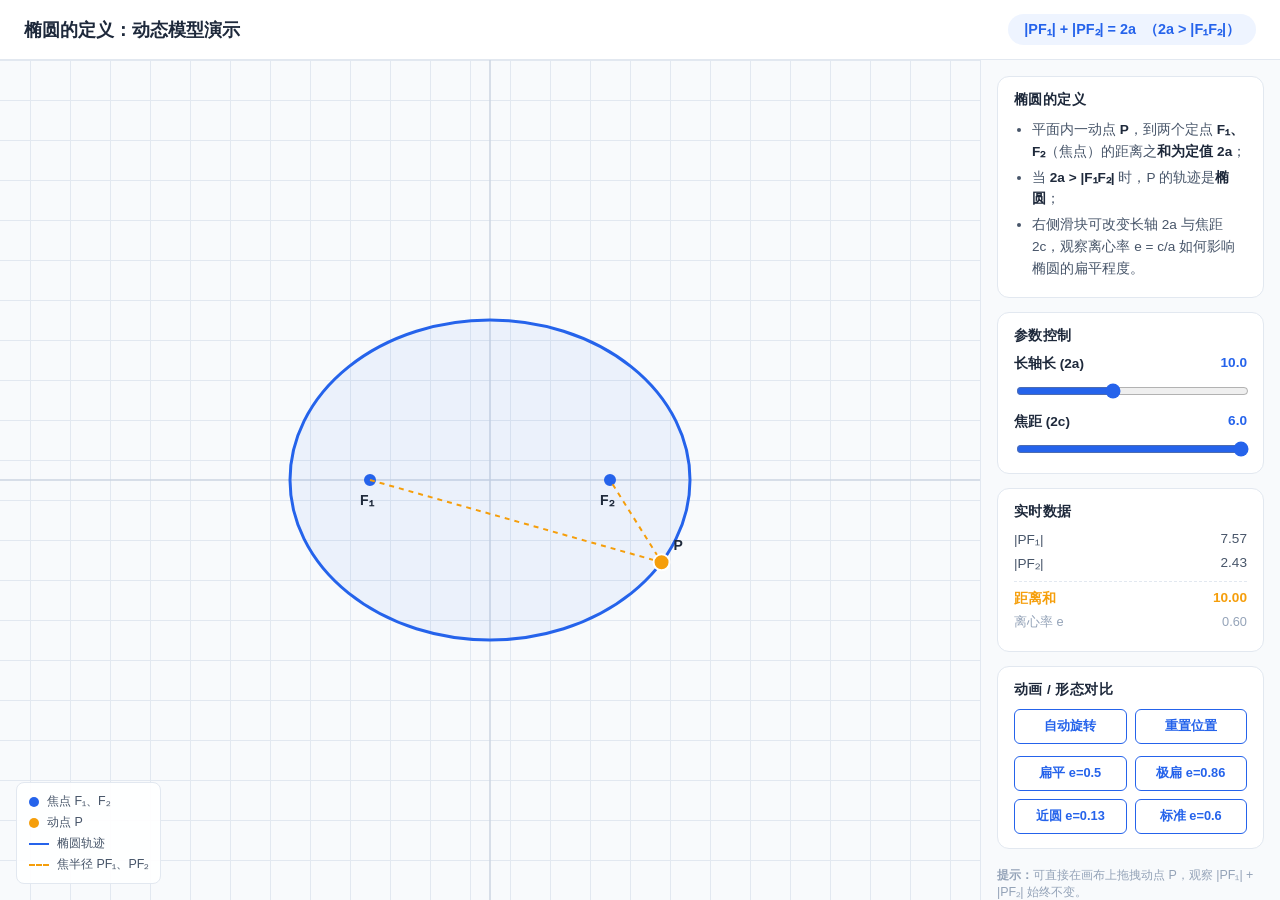
<file: embeds/ellipse-definition.html>
<!doctype html>
<html lang="zh-CN">
<head>
    <meta charset="UTF-8">
    <meta name="viewport" content="width=device-width, initial-scale=1.0">
    <title>椭圆的定义 · 动态模型演示</title>
    <style>
        :root {
            --primary: #2563eb;
            --primary-tint: #eef4ff;
            --accent: #f59e0b;
            --text: #475569;
            --heading: #1e293b;
            --border: #e2e8f0;
            --bg: #f8fafc;
            --placeholder: #94a3b8;
            --card-bg: #ffffff;
        }

        * { box-sizing: border-box; }

        body {
            margin: 0;
            padding: 0;
            font-family: -apple-system, "PingFang SC", "Microsoft YaHei", sans-serif;
            background-color: var(--bg);
            color: var(--text);
            display: flex;
            flex-direction: column;
            height: 100vh;
            min-height: 640px;
            overflow: hidden;
        }

        header {
            padding: 14px 24px;
            background: var(--card-bg);
            border-bottom: 1px solid var(--border);
            display: flex;
            justify-content: space-between;
            align-items: center;
            gap: 16px;
            flex-wrap: wrap;
        }

        h1 {
            margin: 0;
            font-size: 1.15rem;
            color: var(--heading);
            font-weight: 700;
        }

        .formula-pill {
            background: var(--primary-tint);
            color: var(--primary);
            border-radius: 999px;
            padding: 6px 16px;
            font-size: 0.9rem;
            font-weight: 600;
            white-space: nowrap;
        }

        .main-container {
            display: flex;
            flex: 1;
            overflow: hidden;
        }

        #canvas-container {
            flex: 1;
            position: relative;
            background-image:
                linear-gradient(var(--border) 1px, transparent 1px),
                linear-gradient(90deg, var(--border) 1px, transparent 1px);
            background-size: 40px 40px;
            background-position: center;
            cursor: crosshair;
        }

        canvas {
            display: block;
            width: 100%;
            height: 100%;
        }

        .control-panel {
            width: 300px;
            background: var(--bg);
            border-left: 1px solid var(--border);
            padding: 16px;
            display: flex;
            flex-direction: column;
            gap: 14px;
            overflow-y: auto;
        }

        .panel-card {
            background: var(--card-bg);
            border: 1px solid var(--border);
            border-radius: 12px;
            padding: 14px 16px;
        }

        .panel-card h2 {
            margin: 0 0 10px;
            font-size: 0.85rem;
            font-weight: 700;
            color: var(--heading);
            text-transform: uppercase;
            letter-spacing: 0.03em;
        }

        .control-group { display: flex; flex-direction: column; gap: 8px; }
        .control-group + .control-group { margin-top: 12px; }

        .control-group label {
            font-weight: 600;
            font-size: 0.85rem;
            color: var(--heading);
            display: flex;
            justify-content: space-between;
        }

        .control-group label span { color: var(--primary); font-variant-numeric: tabular-nums; }

        input[type="range"] {
            width: 100%;
            cursor: pointer;
            accent-color: var(--primary);
        }

        .data-item {
            display: flex;
            justify-content: space-between;
            font-size: 0.85rem;
            margin-bottom: 6px;
            font-variant-numeric: tabular-nums;
        }

        .data-item.total {
            border-top: 1px dashed var(--border);
            margin-top: 8px;
            padding-top: 8px;
            font-weight: 700;
            color: var(--accent);
        }

        .data-item.sub { color: var(--placeholder); font-size: 0.8rem; }

        .btn-group {
            display: grid;
            grid-template-columns: 1fr 1fr;
            gap: 8px;
        }

        button {
            padding: 8px 10px;
            border: 1px solid var(--primary);
            background: var(--card-bg);
            color: var(--primary);
            border-radius: 6px;
            cursor: pointer;
            font-size: 0.8rem;
            font-weight: 600;
            transition: all 0.15s;
        }

        button:hover { background: var(--primary); color: white; }
        button.active { background: var(--primary); color: white; }

        .def-list {
            margin: 0;
            padding-left: 18px;
            font-size: 0.85rem;
            line-height: 1.6;
        }
        .def-list li { margin-bottom: 4px; }
        .def-list strong { color: var(--heading); }

        .legend {
            position: absolute;
            bottom: 16px;
            left: 16px;
            background: rgba(255,255,255,0.92);
            padding: 10px 12px;
            border-radius: 8px;
            border: 1px solid var(--border);
            font-size: 0.78rem;
            color: var(--text);
            pointer-events: none;
        }

        .legend-item {
            display: flex;
            align-items: center;
            gap: 8px;
            margin-bottom: 4px;
        }
        .legend-item:last-child { margin-bottom: 0; }

        .dot { width: 10px; height: 10px; border-radius: 50%; flex: none; }
        .line { width: 20px; height: 2px; flex: none; }

        .hint {
            font-size: 0.78rem;
            color: var(--placeholder);
            margin-top: auto;
            padding-top: 4px;
        }
    </style>
</head>
<body>

<header>
    <h1>椭圆的定义：动态模型演示</h1>
    <div class="formula-pill">|PF₁| + |PF₂| = 2a &nbsp;（2a &gt; |F₁F₂|）</div>
</header>

<div class="main-container">
    <div id="canvas-container">
        <canvas id="mainCanvas"></canvas>
        <div class="legend">
            <div class="legend-item"><div class="dot" style="background: var(--primary);"></div> 焦点 F₁、F₂</div>
            <div class="legend-item"><div class="dot" style="background: var(--accent);"></div> 动点 P</div>
            <div class="legend-item"><div class="line" style="background: var(--primary);"></div> 椭圆轨迹</div>
            <div class="legend-item"><div class="line" style="border-top: 2px dashed var(--accent);"></div> 焦半径 PF₁、PF₂</div>
        </div>
    </div>

    <div class="control-panel">
        <div class="panel-card">
            <h2>椭圆的定义</h2>
            <ul class="def-list">
                <li>平面内一动点 <strong>P</strong>，到两个定点 <strong>F₁、F₂</strong>（焦点）的距离之<strong>和为定值 2a</strong>；</li>
                <li>当 <strong>2a &gt; |F₁F₂|</strong> 时，P 的轨迹是<strong>椭圆</strong>；</li>
                <li>右侧滑块可改变长轴 2a 与焦距 2c，观察离心率 e = c/a 如何影响椭圆的扁平程度。</li>
            </ul>
        </div>

        <div class="panel-card">
            <h2>参数控制</h2>
            <div class="control-group">
                <label>长轴长 (2a) <span id="val-2a">10.0</span></label>
                <input type="range" id="slider-2a" min="6.5" max="15" step="0.1" value="10">
            </div>
            <div class="control-group">
                <label>焦距 (2c) <span id="val-2c">6.0</span></label>
                <input type="range" id="slider-2c" min="2" max="6" step="0.1" value="6">
            </div>
        </div>

        <div class="panel-card">
            <h2>实时数据</h2>
            <div class="data-item"><span>|PF₁|</span><span id="dist1">0.00</span></div>
            <div class="data-item"><span>|PF₂|</span><span id="dist2">0.00</span></div>
            <div class="data-item total"><span>距离和</span><span id="distSum">0.00</span></div>
            <div class="data-item sub"><span>离心率 e</span><span id="val-e">0.60</span></div>
        </div>

        <div class="panel-card">
            <h2>动画 / 形态对比</h2>
            <div class="control-group">
                <div class="btn-group">
                    <button id="btn-play">自动旋转</button>
                    <button id="btn-reset">重置位置</button>
                </div>
            </div>
            <div class="control-group">
                <div class="btn-group">
                    <button id="preset-flat">扁平 e=0.5</button>
                    <button id="preset-very-flat">极扁 e=0.86</button>
                    <button id="preset-round">近圆 e=0.13</button>
                    <button id="preset-std">标准 e=0.6</button>
                </div>
            </div>
        </div>

        <div class="hint"><strong>提示：</strong>可直接在画布上拖拽动点 P，观察 |PF₁| + |PF₂| 始终不变。</div>
    </div>
</div>

<script>
    const canvas = document.getElementById('mainCanvas');
    const ctx = canvas.getContext('2d');
    const container = document.getElementById('canvas-container');

    // 参数
    let a = 5; // 半长轴
    let c = 3; // 半焦距
    let angle = 0; // 动点角度
    let isPlaying = true;
    let isDragging = false;

    // 缩放比例
    const scale = 40;

    function resize() {
        canvas.width = container.clientWidth;
        canvas.height = container.clientHeight;
    }

    window.addEventListener('resize', resize);
    resize();

    // UI 元素
    const slider2a = document.getElementById('slider-2a');
    const slider2c = document.getElementById('slider-2c');
    const val2a = document.getElementById('val-2a');
    const val2c = document.getElementById('val-2c');
    const valE = document.getElementById('val-e');
    const dist1Text = document.getElementById('dist1');
    const dist2Text = document.getElementById('dist2');
    const distSumText = document.getElementById('distSum');
    const btnPlay = document.getElementById('btn-play');
    const btnReset = document.getElementById('btn-reset');

    function updateParams() {
        a = parseFloat(slider2a.value) / 2;
        c = parseFloat(slider2c.value) / 2;

        // 约束：2a > 2c
        if (a <= c) {
            a = c + 0.1;
            slider2a.value = a * 2;
        }

        val2a.textContent = (a * 2).toFixed(1);
        val2c.textContent = (c * 2).toFixed(1);
        valE.textContent = (c / a).toFixed(2);
    }

    slider2a.addEventListener('input', updateParams);
    slider2c.addEventListener('input', updateParams);

    function setPreset(new2a, new2c) {
        slider2a.value = new2a;
        slider2c.value = new2c;
        updateParams();
    }

    document.getElementById('preset-flat').addEventListener('click', () => setPreset(12, 6));
    document.getElementById('preset-very-flat').addEventListener('click', () => setPreset(7, 6));
    document.getElementById('preset-round').addEventListener('click', () => setPreset(15, 2));
    document.getElementById('preset-std').addEventListener('click', () => setPreset(10, 6));

    btnPlay.addEventListener('click', () => {
        isPlaying = !isPlaying;
        btnPlay.textContent = isPlaying ? '暂停旋转' : '自动旋转';
        btnPlay.classList.toggle('active', isPlaying);
    });

    btnReset.addEventListener('click', () => {
        angle = 0;
    });

    // 交互
    canvas.addEventListener('mousedown', startDrag);
    canvas.addEventListener('mousemove', drag);
    canvas.addEventListener('mouseup', endDrag);
    canvas.addEventListener('touchstart', e => startDrag(e.touches[0]));
    canvas.addEventListener('touchmove', e => drag(e.touches[0]));
    canvas.addEventListener('touchend', endDrag);

    function startDrag(e) {
        const rect = canvas.getBoundingClientRect();
        const x = (e.clientX - rect.left - canvas.width / 2) / scale;
        const y = (e.clientY - rect.top - canvas.height / 2) / scale;

        // 检查是否点击在动点附近
        const b = Math.sqrt(a*a - c*c);
        const px = a * Math.cos(angle);
        const py = b * Math.sin(angle);

        if (Math.hypot(x - px, y - py) < 0.5) {
            isDragging = true;
            isPlaying = false;
            btnPlay.textContent = '自动旋转';
            btnPlay.classList.remove('active');
        }
    }

    function drag(e) {
        if (!isDragging) return;
        const rect = canvas.getBoundingClientRect();
        const x = (e.clientX - rect.left - canvas.width / 2) / scale;
        const y = (e.clientY - rect.top - canvas.height / 2) / scale;
        angle = Math.atan2(y / Math.sqrt(a*a - c*c), x / a);
    }

    function endDrag() {
        isDragging = false;
    }

    function draw() {
        ctx.clearRect(0, 0, canvas.width, canvas.height);

        const centerX = canvas.width / 2;
        const centerY = canvas.height / 2;
        const b = Math.sqrt(a*a - c*c);

        // 1. 绘制坐标轴
        ctx.beginPath();
        ctx.strokeStyle = '#cbd5e1';
        ctx.lineWidth = 1.5;
        // X轴
        ctx.moveTo(0, centerY);
        ctx.lineTo(canvas.width, centerY);
        // Y轴
        ctx.moveTo(centerX, 0);
        ctx.lineTo(centerX, canvas.height);
        ctx.stroke();

        // 2. 绘制椭圆轨迹
        ctx.beginPath();
        ctx.ellipse(centerX, centerY, a * scale, b * scale, 0, 0, Math.PI * 2);
        ctx.strokeStyle = '#2563eb';
        ctx.lineWidth = 3;
        ctx.stroke();
        ctx.fillStyle = 'rgba(37, 99, 235, 0.06)';
        ctx.fill();

        // 3. 绘制焦点
        const f1x = centerX - c * scale;
        const f2x = centerX + c * scale;

        ctx.fillStyle = '#2563eb';
        ctx.beginPath();
        ctx.arc(f1x, centerY, 6, 0, Math.PI * 2);
        ctx.arc(f2x, centerY, 6, 0, Math.PI * 2);
        ctx.fill();

        ctx.font = 'bold 14px -apple-system, "PingFang SC", "Microsoft YaHei", sans-serif';
        ctx.fillStyle = '#1e293b';
        ctx.fillText('F₁', f1x - 10, centerY + 25);
        ctx.fillText('F₂', f2x - 10, centerY + 25);

        // 4. 绘制动点 P
        const px = centerX + a * Math.cos(angle) * scale;
        const py = centerY + b * Math.sin(angle) * scale;

        // 焦半径连线
        ctx.setLineDash([5, 5]);
        ctx.strokeStyle = '#f59e0b';
        ctx.lineWidth = 2;
        ctx.beginPath();
        ctx.moveTo(f1x, centerY);
        ctx.lineTo(px, py);
        ctx.lineTo(f2x, centerY);
        ctx.stroke();
        ctx.setLineDash([]);

        // 动点
        ctx.fillStyle = '#f59e0b';
        ctx.beginPath();
        ctx.arc(px, py, 8, 0, Math.PI * 2);
        ctx.fill();
        ctx.strokeStyle = 'white';
        ctx.lineWidth = 2;
        ctx.stroke();
        ctx.fillStyle = '#1e293b';
        ctx.fillText('P', px + 12, py - 12);

        // 5. 计算并更新数值
        const realPX = a * Math.cos(angle);
        const realPY = b * Math.sin(angle);
        const d1 = Math.sqrt(Math.pow(realPX + c, 2) + Math.pow(realPY, 2));
        const d2 = Math.sqrt(Math.pow(realPX - c, 2) + Math.pow(realPY, 2));

        dist1Text.textContent = d1.toFixed(2);
        dist2Text.textContent = d2.toFixed(2);
        distSumText.textContent = (d1 + d2).toFixed(2);

        if (isPlaying) {
            angle += 0.01;
        }

        requestAnimationFrame(draw);
    }

    updateParams();
    draw();
</script>

</body>
</html>
</file>
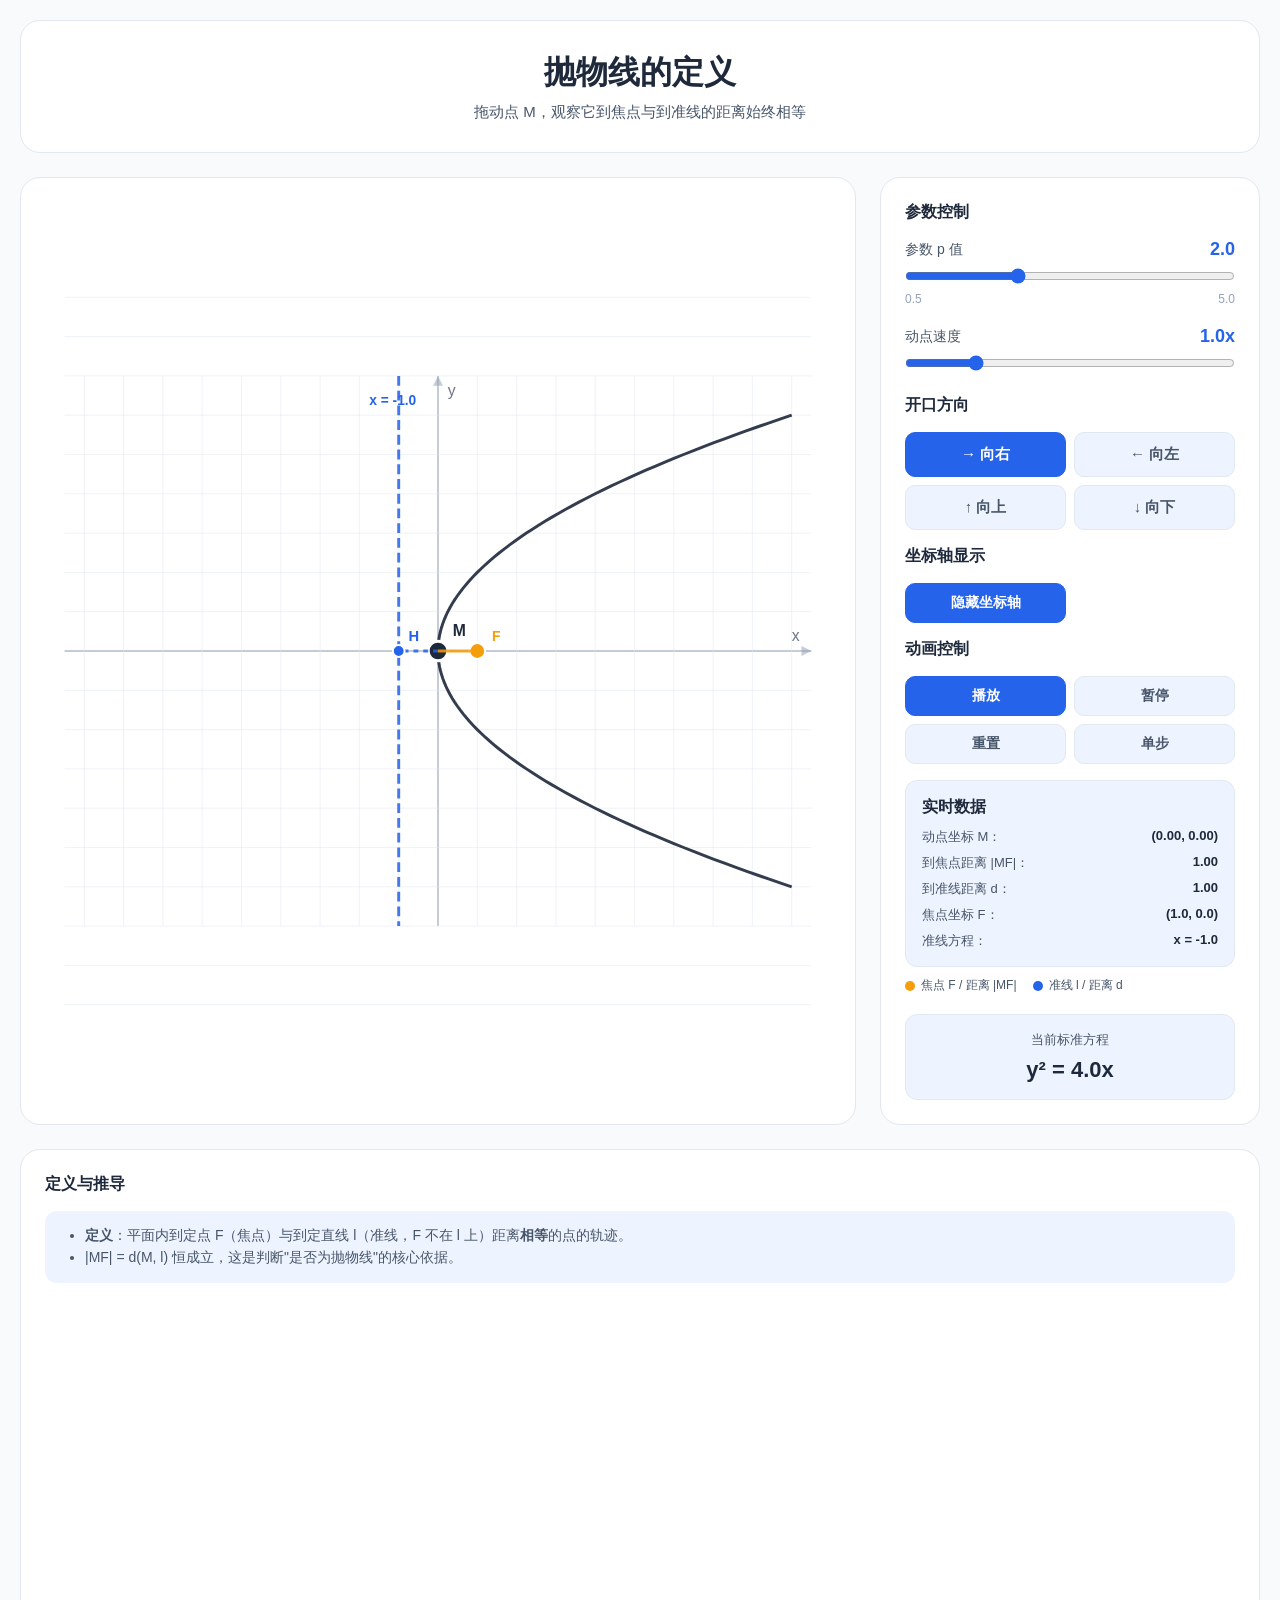
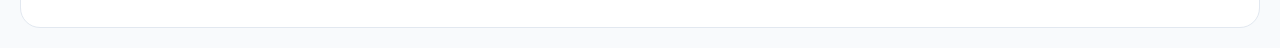
<file: embeds/parabola-definition.html>
<!doctype html>
<html lang="zh-CN">
<head>
    <meta charset="UTF-8">
    <meta name="viewport" content="width=device-width, initial-scale=1.0">
    <title>抛物线的定义：焦点与准线</title>
    <style>
        :root {
            --bg-color: #f8fafc;
            --card-bg: #ffffff;
            --accent-color: #2563eb;
            --accent-tint: #eef4ff;
            --text-primary: #1e293b;
            --text-secondary: #475569;
            --placeholder: #94a3b8;
            --border-color: #e2e8f0;
            --focus-color: #f59e0b;
        }

        * { box-sizing: border-box; margin: 0; padding: 0; }

        body {
            font-family: -apple-system, "PingFang SC", "Microsoft YaHei", sans-serif;
            background: var(--bg-color);
            color: var(--text-secondary);
            overflow-x: hidden;
        }

        .container {
            max-width: 1400px;
            margin: 0 auto;
            padding: 20px;
        }

        .header {
            text-align: center;
            padding: 30px 20px;
            background: var(--card-bg);
            border-radius: 20px;
            margin-bottom: 24px;
            border: 1px solid var(--border-color);
        }

        .title {
            font-size: 32px;
            font-weight: 700;
            color: var(--text-primary);
            margin-bottom: 8px;
        }

        .subtitle {
            font-size: 15px;
            color: var(--text-secondary);
        }

        .main-content {
            display: grid;
            grid-template-columns: 1fr 380px;
            gap: 24px;
            margin-bottom: 24px;
        }

        .canvas-area,
        .control-panel,
        .derivation-panel {
            background: var(--card-bg);
            border-radius: 20px;
            padding: 24px;
            border: 1px solid var(--border-color);
        }

        .canvas-area {
            min-height: 500px;
            display: flex;
        }

        .section-title {
            font-size: 16px;
            font-weight: 600;
            color: var(--text-primary);
            margin-bottom: 16px;
        }

        .slider-group {
            margin-bottom: 20px;
        }

        .slider-label {
            display: flex;
            justify-content: space-between;
            align-items: center;
            margin-bottom: 8px;
            font-size: 14px;
            color: var(--text-secondary);
        }

        .slider-value {
            font-size: 18px;
            font-weight: 700;
            color: var(--accent-color);
        }

        input[type="range"] {
            width: 100%;
            accent-color: var(--accent-color);
            cursor: pointer;
        }

        .range-ticks {
            display: flex;
            justify-content: space-between;
            font-size: 12px;
            color: var(--placeholder);
            margin-top: 4px;
        }

        .button-group {
            display: grid;
            grid-template-columns: repeat(2, 1fr);
            gap: 8px;
            margin-bottom: 16px;
        }

        .btn {
            padding: 10px 16px;
            border-radius: 10px;
            border: 1px solid var(--border-color);
            font-size: 14px;
            font-weight: 600;
            cursor: pointer;
            transition: all 0.2s ease;
            background: var(--accent-tint);
            color: var(--text-secondary);
        }

        .btn:hover {
            transform: translateY(-1px);
            border-color: var(--accent-color);
            color: var(--accent-color);
        }

        .btn-primary {
            background: var(--accent-color);
            color: #ffffff;
            border-color: var(--accent-color);
        }

        .btn-primary:hover {
            color: #ffffff;
            opacity: 0.9;
        }

        .direction-btn {
            padding: 12px;
            font-size: 15px;
        }

        .direction-btn.active {
            background: var(--accent-color);
            color: #ffffff;
            border-color: var(--accent-color);
        }

        .info-panel {
            background: var(--accent-tint);
            border: 1px solid var(--border-color);
            border-radius: 12px;
            padding: 16px;
            margin-top: 16px;
        }

        .info-item {
            display: flex;
            justify-content: space-between;
            margin-bottom: 8px;
            font-size: 13px;
        }

        .info-item:last-child { margin-bottom: 0; }

        .info-label {
            color: var(--text-secondary);
        }

        .info-value {
            font-weight: 600;
            color: var(--text-primary);
        }

        .formula-display {
            background: var(--accent-tint);
            border: 1px solid var(--border-color);
            border-radius: 12px;
            padding: 16px;
            margin-top: 20px;
            text-align: center;
        }

        .formula-title {
            font-size: 13px;
            color: var(--text-secondary);
            margin-bottom: 8px;
        }

        .formula-content {
            font-size: 22px;
            color: var(--text-primary);
            font-weight: 700;
        }

        #canvas {
            width: 100%;
            height: 100%;
            display: block;
            touch-action: none;
            user-select: none;
            -webkit-user-select: none;
            -webkit-touch-callout: none;
        }

        .derivation-panel {
            margin-top: 0;
        }

        .definition-box {
            background: var(--accent-tint);
            border-radius: 12px;
            padding: 16px 20px;
            margin-bottom: 20px;
        }

        .definition-box ul {
            padding-left: 20px;
            font-size: 14px;
            color: var(--text-secondary);
        }

        .definition-box li { margin-bottom: 4px; }
        .definition-box li:last-child { margin-bottom: 0; }

        .derivation-step {
            background: var(--accent-tint);
            border-left: 4px solid var(--accent-color);
            padding: 12px 16px;
            margin-bottom: 12px;
            border-radius: 8px;
            font-size: 14px;
            color: var(--text-secondary);
            opacity: 0;
            transform: translateX(-16px);
        }

        .derivation-step.visible {
            opacity: 1;
            transform: translateX(0);
            transition: all 0.4s ease;
        }

        .derivation-step strong { color: var(--text-primary); }

        .step-number {
            display: inline-block;
            width: 24px;
            height: 24px;
            background: var(--accent-color);
            color: #ffffff;
            border-radius: 50%;
            text-align: center;
            line-height: 24px;
            font-weight: 700;
            font-size: 13px;
            margin-right: 8px;
        }

        .legend {
            display: flex;
            gap: 16px;
            font-size: 12px;
            color: var(--text-secondary);
            margin-top: 10px;
            flex-wrap: wrap;
        }

        .legend span {
            display: inline-flex;
            align-items: center;
            gap: 6px;
        }

        .dot {
            width: 10px;
            height: 10px;
            border-radius: 50%;
            display: inline-block;
        }

        .dot.focus { background: var(--focus-color); }
        .dot.directrix { background: var(--accent-color); }

        @media (max-width: 768px) {
            .main-content {
                grid-template-columns: 1fr;
            }

            .title {
                font-size: 24px;
            }

            .button-group {
                grid-template-columns: 1fr;
            }
        }
    </style>
</head>
<body>
    <div class="container">
        <!-- 标题区域 -->
        <div class="header">
            <h1 class="title">抛物线的定义</h1>
            <p class="subtitle">拖动点 M，观察它到焦点与到准线的距离始终相等</p>
        </div>
        <!-- 主内容区域 -->
        <div class="main-content">
            <!-- 画布区域 -->
            <div class="canvas-area">
                <svg id="canvas" viewBox="-400 -300 800 600"></svg>
            </div>
            <!-- 控制面板 -->
            <div class="control-panel">
                <h3 class="section-title">参数控制</h3>
                <!-- 参数p滑块 -->
                <div class="slider-group">
                    <div class="slider-label">
                        <span>参数 p 值</span> <span class="slider-value" id="pValue">2.0</span>
                    </div>
                    <input type="range" id="pSlider" min="0.5" max="5" step="0.1" value="2">
                    <div class="range-ticks">
                        <span>0.5</span> <span>5.0</span>
                    </div>
                </div>
                <!-- 动点速度控制 -->
                <div class="slider-group">
                    <div class="slider-label">
                        <span>动点速度</span> <span class="slider-value" id="speedValue">1.0x</span>
                    </div>
                    <input type="range" id="speedSlider" min="0.5" max="3" step="0.1" value="1">
                </div>
                <!-- 方向选择 -->
                <h3 class="section-title">开口方向</h3>
                <div class="button-group">
                    <button class="btn direction-btn active" data-direction="right">→ 向右</button>
                    <button class="btn direction-btn" data-direction="left">← 向左</button>
                    <button class="btn direction-btn" data-direction="up">↑ 向上</button>
                    <button class="btn direction-btn" data-direction="down">↓ 向下</button>
                </div>
                <!-- 坐标轴显示控制 -->
                <h3 class="section-title">坐标轴显示</h3>
                <div class="button-group">
                    <button class="btn btn-primary" id="axisToggleBtn" aria-pressed="true">隐藏坐标轴</button>
                </div>
                <!-- 播放控制 -->
                <h3 class="section-title">动画控制</h3>
                <div class="button-group">
                    <button class="btn btn-primary" id="playBtn">播放</button>
                    <button class="btn" id="pauseBtn">暂停</button>
                    <button class="btn" id="resetBtn">重置</button>
                    <button class="btn" id="stepBtn">单步</button>
                </div>
                <!-- 实时信息显示 -->
                <div class="info-panel">
                    <h4 class="section-title" style="margin-bottom: 10px;">实时数据</h4>
                    <div class="info-item">
                        <span class="info-label">动点坐标 M：</span> <span class="info-value" id="pointCoord">(0, 0)</span>
                    </div>
                    <div class="info-item">
                        <span class="info-label">到焦点距离 |MF|：</span> <span class="info-value" id="distToFocus">0.00</span>
                    </div>
                    <div class="info-item">
                        <span class="info-label">到准线距离 d：</span> <span class="info-value" id="distToDirectrix">0.00</span>
                    </div>
                    <div class="info-item">
                        <span class="info-label">焦点坐标 F：</span> <span class="info-value" id="focusCoord">(1, 0)</span>
                    </div>
                    <div class="info-item">
                        <span class="info-label">准线方程：</span> <span class="info-value" id="directrixEq">x = -1</span>
                    </div>
                </div>
                <!-- 图例 -->
                <div class="legend">
                    <span><span class="dot focus"></span>焦点 F / 距离 |MF|</span>
                    <span><span class="dot directrix"></span>准线 l / 距离 d</span>
                </div>
                <!-- 当前方程显示 -->
                <div class="formula-display">
                    <div class="formula-title">当前标准方程</div>
                    <div class="formula-content" id="currentEquation">y² = 4x</div>
                </div>
            </div>
        </div>
        <!-- 推导过程面板 -->
        <div class="derivation-panel">
            <h3 class="section-title">定义与推导</h3>
            <div class="definition-box">
                <ul>
                    <li><strong>定义</strong>：平面内到定点 F（焦点）与到定直线 l（准线，F 不在 l 上）距离<strong>相等</strong>的点的轨迹。</li>
                    <li>|MF| = d(M, l) 恒成立，这是判断"是否为抛物线"的核心依据。</li>
                </ul>
            </div>
            <div id="derivationSteps"></div>
        </div>
    </div>
    <script>
        // 全局变量
        let svg, p = 2, direction = 'right', animationSpeed = 1;
        let isPlaying = false, currentStep = 0;
        let pointT = 0; // 参数t，用于生成抛物线上的点
        let animationId = null;
        let axesVisible = true;

        // 初始化
        document.addEventListener('DOMContentLoaded', () => {
            svg = document.getElementById('canvas');
            initControls();
            initPointDrag();
            drawParabola();
            updateDerivationSteps();
        });

        // 初始化控制器
        function initControls() {
            // p值滑块
            document.getElementById('pSlider').addEventListener('input', (e) => {
                p = parseFloat(e.target.value);
                document.getElementById('pValue').textContent = p.toFixed(1);
                drawParabola();
                updateInfo();
            });

            // 速度滑块
            document.getElementById('speedSlider').addEventListener('input', (e) => {
                animationSpeed = parseFloat(e.target.value);
                document.getElementById('speedValue').textContent = animationSpeed.toFixed(1) + 'x';
            });

            // 方向按钮
            document.querySelectorAll('.direction-btn').forEach(btn => {
                btn.addEventListener('click', (e) => {
                    document.querySelectorAll('.direction-btn').forEach(b => b.classList.remove('active'));
                    e.target.classList.add('active');
                    direction = e.target.dataset.direction;
                    drawParabola();
                    updateInfo();
                });
            });

            // 坐标轴显示/隐藏
            document.getElementById('axisToggleBtn').addEventListener('click', (e) => {
                axesVisible = !axesVisible;
                e.currentTarget.textContent = axesVisible ? '隐藏坐标轴' : '显示坐标轴';
                e.currentTarget.setAttribute('aria-pressed', String(axesVisible));
                e.currentTarget.classList.toggle('btn-primary', axesVisible);
                drawParabola();
            });

            // 播放控制
            document.getElementById('playBtn').addEventListener('click', startAnimation);
            document.getElementById('pauseBtn').addEventListener('click', pauseAnimation);
            document.getElementById('resetBtn').addEventListener('click', resetAnimation);
            document.getElementById('stepBtn').addEventListener('click', stepAnimation);
        }

        // 绘制抛物线
        function drawParabola() {
            svg.innerHTML = '';

            // 绘制坐标轴
            if (axesVisible) {
                drawAxes();
                drawGrid();
            }

            // 根据方向计算焦点和准线
            const focus = getFocusPosition();
            const directrix = getDirectrixPosition();

            // 绘制准线
            drawDirectrix(directrix);

            // 绘制焦点
            drawFocus(focus);

            // 绘制抛物线
            drawParabolaCurve();

            // 绘制动点和距离线
            if (isPlaying || pointT !== null) {
                drawMovingPoint();
            }

            // 更新方程显示
            updateEquation();
        }

        // 绘制坐标轴
        function drawAxes() {
            // X轴
            createSVGElement('line', {
                x1: -380, y1: 0, x2: 380, y2: 0,
                stroke: '#94a3b8', 'stroke-width': 2, opacity: 0.55
            });
            // Y轴
            createSVGElement('line', {
                x1: 0, y1: -280, x2: 0, y2: 280,
                stroke: '#94a3b8', 'stroke-width': 2, opacity: 0.55
            });

            // 箭头
            createSVGElement('polygon', {
                points: '380,0 370,-5 370,5',
                fill: '#94a3b8', opacity: 0.55
            });
            createSVGElement('polygon', {
                points: '0,-280 -5,-270 5,-270',
                fill: '#94a3b8', opacity: 0.55
            });

            // 标签
            createSVGElement('text', {
                x: 360, y: -10, fill: '#475569', 'font-size': 16, opacity: 0.8
            }, 'x');
            createSVGElement('text', {
                x: 10, y: -260, fill: '#475569', 'font-size': 16, opacity: 0.8
            }, 'y');
        }

        // 绘制网格
        function drawGrid() {
            const scale = 40;
            for (let i = -9; i <= 9; i++) {
                if (i === 0) continue;
                // 垂直线
                createSVGElement('line', {
                    x1: i * scale, y1: -280, x2: i * scale, y2: 280,
                    stroke: '#e2e8f0', 'stroke-width': 1, opacity: 0.5
                });
                // 水平线
                createSVGElement('line', {
                    x1: -380, y1: i * scale, x2: 380, y2: i * scale,
                    stroke: '#e2e8f0', 'stroke-width': 1, opacity: 0.5
                });
            }
        }

        // 获取焦点位置
        function getFocusPosition() {
            const scale = 40;
            const focusDistance = p / 2 * scale;
            switch (direction) {
                case 'right': return { x: focusDistance, y: 0 };
                case 'left': return { x: -focusDistance, y: 0 };
                case 'up': return { x: 0, y: -focusDistance };
                case 'down': return { x: 0, y: focusDistance };
            }
        }

        // 获取准线位置
        function getDirectrixPosition() {
            const scale = 40;
            const directrixDistance = -p / 2 * scale;
            switch (direction) {
                case 'right': return { type: 'vertical', x: directrixDistance };
                case 'left': return { type: 'vertical', x: -directrixDistance };
                case 'up': return { type: 'horizontal', y: -directrixDistance };
                case 'down': return { type: 'horizontal', y: directrixDistance };
            }
        }

        // 绘制准线
        function drawDirectrix(directrix) {
            if (directrix.type === 'vertical') {
                createSVGElement('line', {
                    x1: directrix.x, y1: -280, x2: directrix.x, y2: 280,
                    stroke: '#2563eb', 'stroke-width': 3, 'stroke-dasharray': '10,5', opacity: 0.85
                });
                createSVGElement('text', {
                    x: directrix.x - 30, y: -250, fill: '#2563eb', 'font-size': 14, 'font-weight': 600
                }, `x = ${(-p/2).toFixed(1)}`);
            } else {
                createSVGElement('line', {
                    x1: -380, y1: directrix.y, x2: 380, y2: directrix.y,
                    stroke: '#2563eb', 'stroke-width': 3, 'stroke-dasharray': '10,5', opacity: 0.85
                });
                createSVGElement('text', {
                    x: 320, y: directrix.y - 10, fill: '#2563eb', 'font-size': 14, 'font-weight': 600
                }, `y = ${(direction === 'up' ? p/2 : -p/2).toFixed(1)}`);
            }
        }

        // 绘制焦点
        function drawFocus(focus) {
            createSVGElement('circle', {
                cx: focus.x, cy: focus.y, r: 8,
                fill: '#f59e0b', stroke: '#ffffff', 'stroke-width': 2
            });
            createSVGElement('text', {
                x: focus.x + 15, y: focus.y - 10, fill: '#f59e0b', 'font-size': 14, 'font-weight': 600
            }, 'F');
        }

        // 绘制抛物线曲线
        function drawParabolaCurve() {
            const scale = 40;
            const points = [];

            // 根据方向生成点
            if (direction === 'right' || direction === 'left') {
                for (let y = -6; y <= 6; y += 0.1) {
                    const x = (y * y) / (2 * p);
                    const px = (direction === 'right' ? x : -x) * scale;
                    const py = y * scale;
                    points.push(`${px},${py}`);
                }
            } else {
                for (let x = -6; x <= 6; x += 0.1) {
                    const y = (x * x) / (2 * p);
                    const px = x * scale;
                    const py = (direction === 'down' ? y : -y) * scale;
                    points.push(`${px},${py}`);
                }
            }

            createSVGElement('polyline', {
                points: points.join(' '),
                fill: 'none',
                stroke: '#1e293b',
                'stroke-width': 3,
                opacity: 0.9
            });
        }

        // 绘制动点
        function drawMovingPoint() {
            const scale = 40;
            let px, py;

            // 根据参数t计算点的位置
            if (direction === 'right' || direction === 'left') {
                const y = pointT;
                const x = (y * y) / (2 * p);
                px = (direction === 'right' ? x : -x) * scale;
                py = y * scale;
            } else {
                const x = pointT;
                const y = (x * x) / (2 * p);
                px = x * scale;
                py = (direction === 'down' ? y : -y) * scale;
            }

            // 绘制动点
            createSVGElement('circle', {
                cx: px, cy: py, r: 10,
                fill: '#1e293b', stroke: '#ffffff', 'stroke-width': 3,
                'data-drag': 'point-p',
                cursor: 'grab'
            });
            createSVGElement('text', {
                x: px + 15, y: py - 15, fill: '#1e293b', 'font-size': 16, 'font-weight': 700,
                'pointer-events': 'none'
            }, 'M');

            // 绘制到焦点的距离线
            const focus = getFocusPosition();
            createSVGElement('line', {
                x1: px, y1: py, x2: focus.x, y2: focus.y,
                stroke: '#f59e0b', 'stroke-width': 3, opacity: 0.85
            });

              // 绘制到准线的距离线，同时将交点标记为 H（过 M 点作准线垂线）。
             const directrix = getDirectrixPosition();
             let hx, hy;
             if (directrix.type === 'vertical') {
                 hx = directrix.x;
                 hy = py;
             } else {
                 hx = px;
                 hy = directrix.y;
             }
             createSVGElement('line', {
                 x1: px, y1: py, x2: hx, y2: hy,
                 stroke: '#2563eb', 'stroke-width': 3, 'stroke-dasharray': '5,5', opacity: 0.85
             });

              // H 是过 M 点作准线垂线与准线的交点。
             createSVGElement('circle', {
                 cx: hx, cy: hy, r: 6,
                 fill: '#2563eb', stroke: '#ffffff', 'stroke-width': 2,
                 'data-point': 'point-h'
             });
             createSVGElement('text', {
                 x: hx + 10, y: hy - 10, fill: '#2563eb', 'font-size': 15, 'font-weight': 700,
                 'pointer-events': 'none'
             }, 'H');

            // 增加透明的拖动命中区，置于距离线之上，避免线段遮挡动点P的指针事件。
            createSVGElement('circle', {
                cx: px, cy: py, r: 18,
                fill: 'transparent', stroke: 'transparent',
                'data-drag': 'point-p',
                cursor: 'grab'
            });

            // 更新实时数据
            updateRealTimeData(px / scale, py / scale, focus, directrix);
        }

        // 动点M自由拖动：使用 Pointer Events，拖动过程中始终将参数投影到当前抛物线上。
        function initPointDrag() {
            let activePid = null;
            let isDraggingPoint = false;

            function getSvgPoint(e) {
                const ctm = svg.getScreenCTM();
                if (!ctm) return null;
                return new DOMPoint(e.clientX, e.clientY).matrixTransform(ctm.inverse());
            }

            // 事件统一委托到 document，避免 SVG 重绘替换动点后事件监听失效。
            document.addEventListener('pointerdown', (e) => {
                const point = e.target.closest && e.target.closest('[data-drag="point-p"]');
                if (!point) return;
                activePid = e.pointerId;
                isDraggingPoint = true;
                pauseAnimation();
                svg.style.cursor = 'grabbing';
                document.body.style.userSelect = 'none';
                document.body.style.webkitUserSelect = 'none';
                try {
                    svg.setPointerCapture(e.pointerId);
                } catch (err) {
                    // 某些浏览器不允许 SVG 捕获时，document 委托仍可继续接收事件。
                }
                e.preventDefault();
            });

            document.addEventListener('pointermove', (e) => {
                if (!isDraggingPoint || e.pointerId !== activePid) return;
                const svgPoint = getSvgPoint(e);
                if (!svgPoint) return;
                const scale = 40;
                if (direction === 'right' || direction === 'left') {
                    pointT = Math.max(-6, Math.min(6, svgPoint.y / scale));
                } else {
                    pointT = Math.max(-6, Math.min(6, svgPoint.x / scale));
                }
                drawParabola();
                e.preventDefault();
            });

            function endPointDrag(e) {
                if (!isDraggingPoint || e.pointerId !== activePid) return;
                try {
                    if (svg.hasPointerCapture(e.pointerId)) svg.releasePointerCapture(e.pointerId);
                } catch (err) {
                    // 释放失败不影响状态清理。
                }
                activePid = null;
                isDraggingPoint = false;
                svg.style.cursor = '';
                document.body.style.userSelect = '';
                document.body.style.webkitUserSelect = '';
            }

            document.addEventListener('pointerup', endPointDrag);
            document.addEventListener('pointercancel', endPointDrag);
        }

        // 更新实时数据
        function updateRealTimeData(px, py, focus, directrix) {
            // 点坐标
            document.getElementById('pointCoord').textContent = `(${px.toFixed(2)}, ${py.toFixed(2)})`;

            // 到焦点距离
            const distToFocus = Math.sqrt(Math.pow(px - focus.x / 40, 2) + Math.pow(py - focus.y / 40, 2));
            document.getElementById('distToFocus').textContent = distToFocus.toFixed(2);

            // 到准线距离
            let distToDirectrix;
            if (directrix.type === 'vertical') {
                distToDirectrix = Math.abs(px - directrix.x / 40);
            } else {
                distToDirectrix = Math.abs(py - directrix.y / 40);
            }
            document.getElementById('distToDirectrix').textContent = distToDirectrix.toFixed(2);
        }

        // 更新信息显示
        function updateInfo() {
            const focus = getFocusPosition();
            const directrix = getDirectrixPosition();

            // 焦点坐标
            document.getElementById('focusCoord').textContent = `(${(focus.x / 40).toFixed(1)}, ${(focus.y / 40).toFixed(1)})`;

            // 准线方程
            if (directrix.type === 'vertical') {
                document.getElementById('directrixEq').textContent = `x = ${(directrix.x / 40).toFixed(1)}`;
            } else {
                document.getElementById('directrixEq').textContent = `y = ${(directrix.y / 40).toFixed(1)}`;
            }
        }

        // 更新方程显示
        function updateEquation() {
            let equation;
            const coef = (2 * p).toFixed(1);
            switch (direction) {
                case 'right': equation = `y² = ${coef}x`; break;
                case 'left': equation = `y² = -${coef}x`; break;
                case 'up': equation = `x² = ${coef}y`; break;
                case 'down': equation = `x² = -${coef}y`; break;
            }
            document.getElementById('currentEquation').textContent = equation;
        }

        // 动画控制
        function startAnimation() {
            if (isPlaying) return;
            isPlaying = true;
            animate();
        }

        function pauseAnimation() {
            isPlaying = false;
            if (animationId) {
                cancelAnimationFrame(animationId);
            }
        }

        function resetAnimation() {
            pauseAnimation();
            pointT = 0;
            currentStep = 0;
            drawParabola();
            hideAllDerivationSteps();
        }

        function stepAnimation() {
            if (currentStep < 5) {
                showDerivationStep(currentStep);
                currentStep++;
            }
        }

        function animate() {
            if (!isPlaying) return;

            pointT += 0.05 * animationSpeed;
            if (pointT > 6) pointT = -6;

            drawParabola();
            animationId = requestAnimationFrame(animate);
        }

        // 推导步骤（文字已精简，核心逻辑不变）
        function updateDerivationSteps() {
            const steps = [
                {
                    title: '设坐标',
                    content: `设焦点 F(${p/2}, 0)，准线 l：x = ${-p/2}，M(x, y) 为曲线上任意一点。`
                },
                {
                    title: '写距离',
                    content: `|MF| = √[(x−${p/2})² + y²]；M 到 l 的距离 d = x + ${p/2}。`
                },
                {
                    title: '列等式',
                    content: `由定义 |MF| = d，得 √[(x−${p/2})² + y²] = x + ${p/2}。`
                },
                {
                    title: '两边平方',
                    content: `展开后 x² − ${p}x + y² + (p²/4) = x² + ${p}x + (p²/4)，交叉项相消。`
                },
                {
                    title: '化简得解',
                    content: `整理得标准方程：y² = ${(2*p).toFixed(1)}x。`
                }
            ];

            const container = document.getElementById('derivationSteps');
            container.innerHTML = '';

            steps.forEach((step, index) => {
                const stepDiv = document.createElement('div');
                stepDiv.className = 'derivation-step';
                stepDiv.innerHTML = `
                    <span class="step-number">${index + 1}</span>
                    <strong>${step.title}：</strong>${step.content}
                `;
                container.appendChild(stepDiv);
            });
        }

        function showDerivationStep(index) {
            const steps = document.querySelectorAll('.derivation-step');
            if (steps[index]) {
                steps[index].classList.add('visible');
            }
        }

        function hideAllDerivationSteps() {
            document.querySelectorAll('.derivation-step').forEach(step => {
                step.classList.remove('visible');
            });
        }

        // SVG元素创建辅助函数
        function createSVGElement(type, attrs, text) {
            const elem = document.createElementNS('http://www.w3.org/2000/svg', type);
            for (let key in attrs) {
                elem.setAttribute(key, attrs[key]);
            }
            if (text) {
                elem.textContent = text;
            }
            svg.appendChild(elem);
            return elem;
        }

        // 初始化信息显示
        updateInfo();
    </script>
</body>
</html>
</file>
